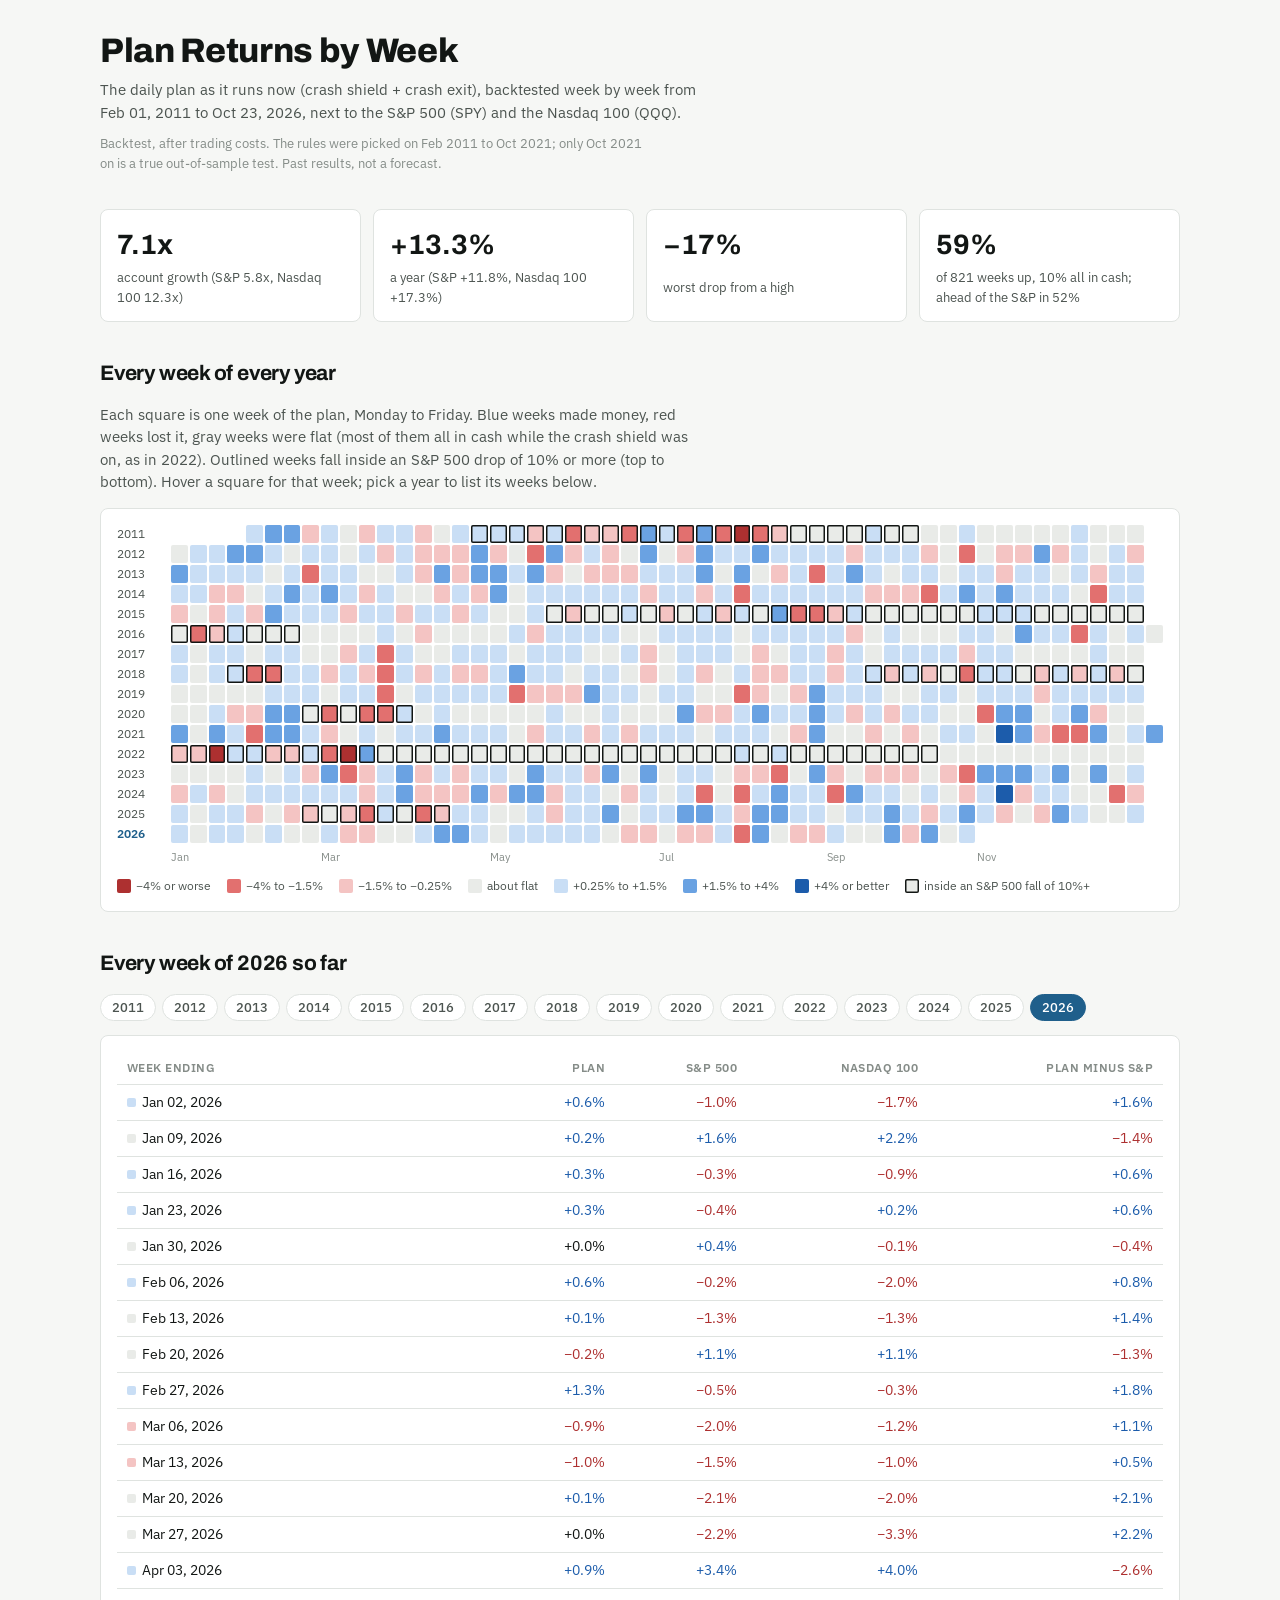
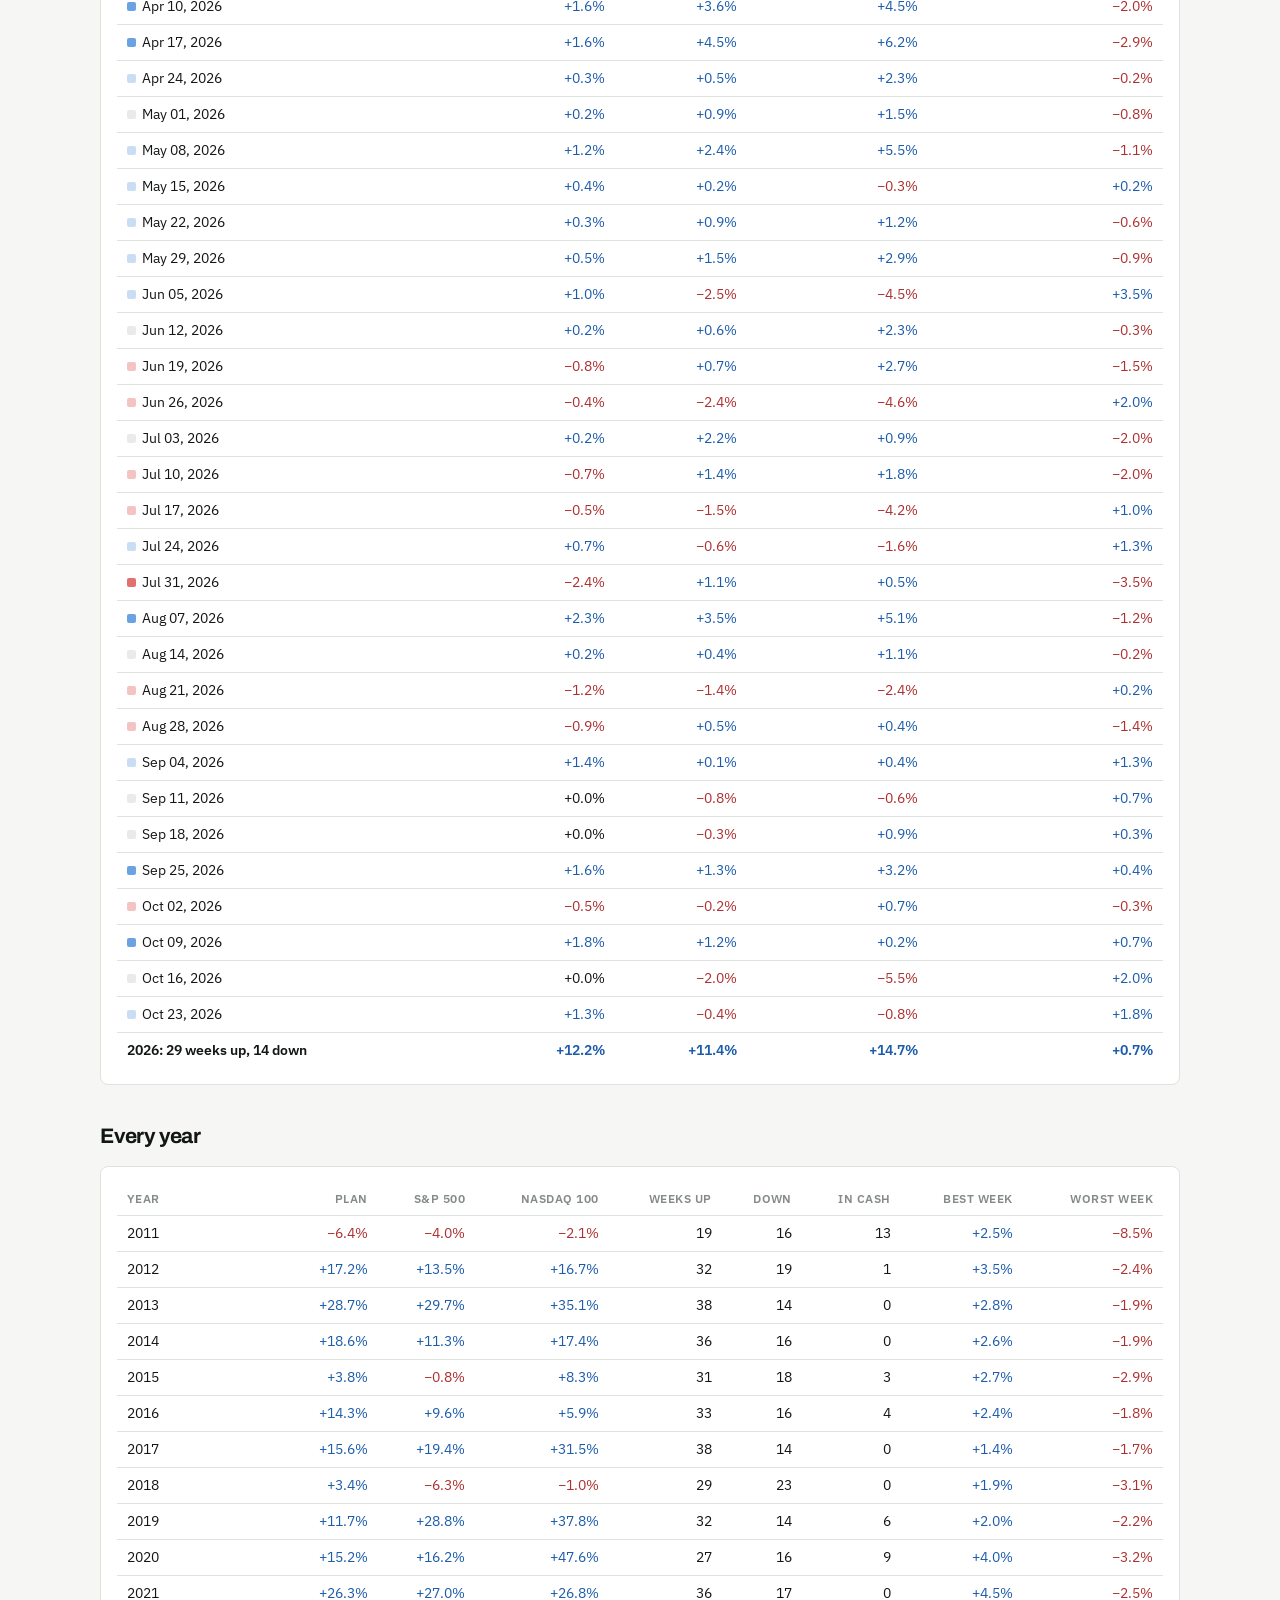
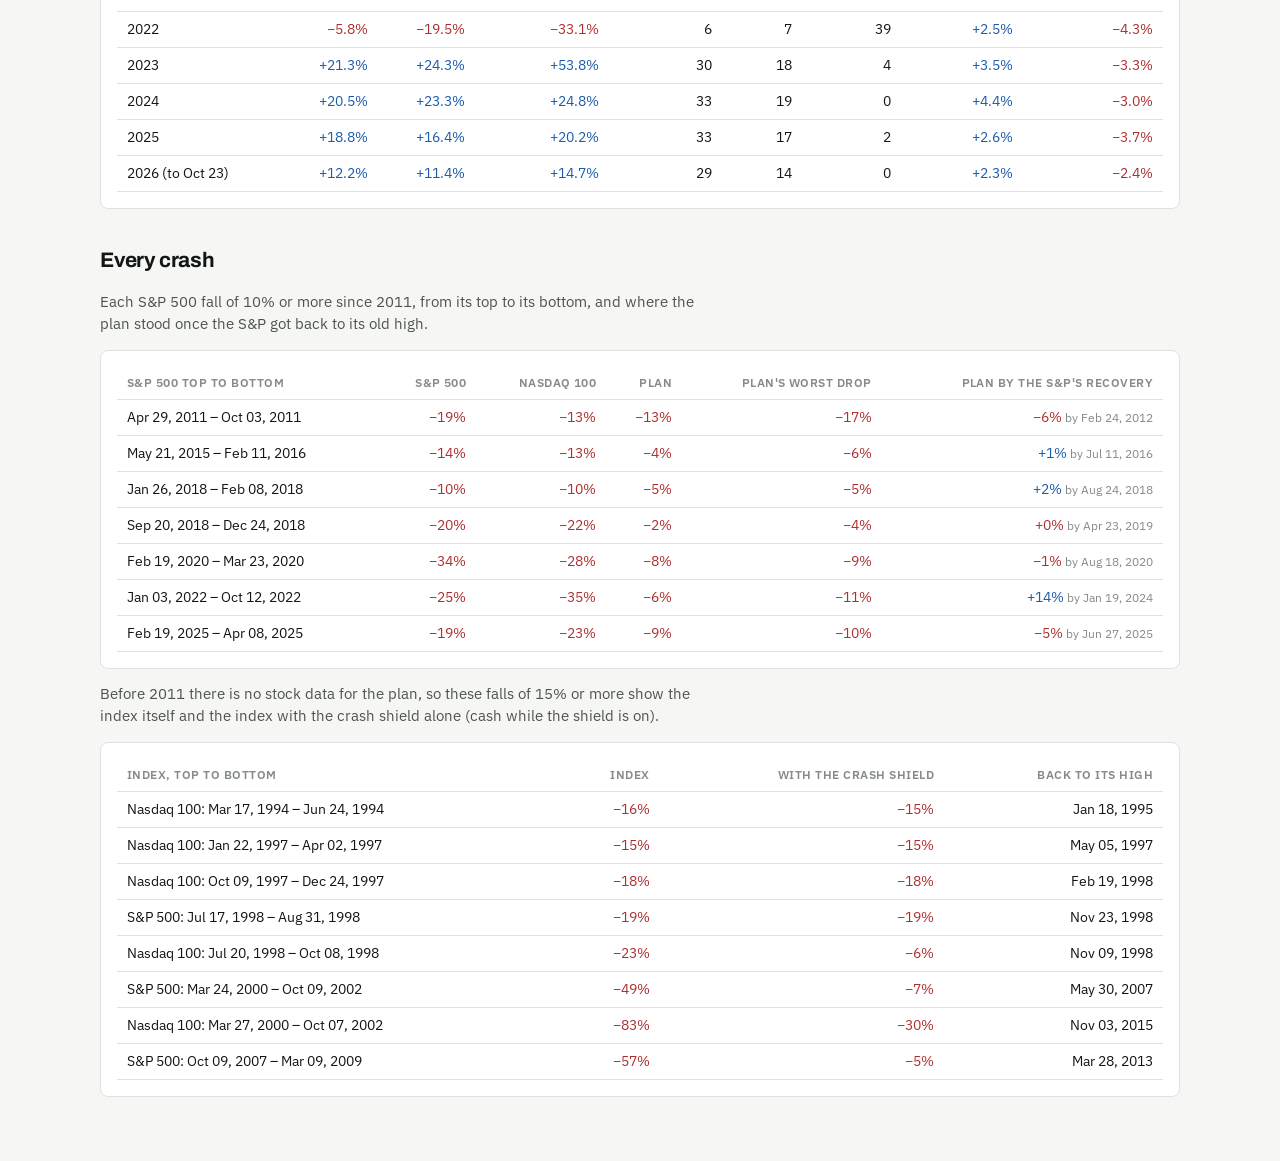
<file: schwab_trader/results/crashes/plan_returns.html>
<!DOCTYPE html>
<html lang="en">
<head>
<meta charset="utf-8">
<meta name="viewport" content="width=device-width, initial-scale=1">
<title>Plan Returns by Week</title>
<link rel="preconnect" href="https://fonts.googleapis.com">
<link rel="preconnect" href="https://fonts.gstatic.com" crossorigin>
<link href="https://fonts.googleapis.com/css2?family=Archivo:wght@500;700;800&family=IBM+Plex+Sans:wght@400;500;600&display=swap" rel="stylesheet">
<style>
/* Layout: a ledger. Summary figures, then the week-by-year heat map, then the tables it summarizes. */
:root {
  --bg: #f6f7f5; --surface: #ffffff; --ink: #121614; --ink-2: #4c5450; --muted: #858c88; --line: #dfe3e0;
  --accent: #1f5f8b;
  --gain-1: #c9def5; --gain-2: #6aa2e2; --gain-3: #1c5cab;
  --loss-1: #f4c4c3; --loss-2: #e2706f; --loss-3: #ad3030;
  --flat: #e9ebe8; --crash: #121614;
  --display: "Archivo", "Arial Narrow", system-ui, sans-serif;
  --body: "IBM Plex Sans", system-ui, -apple-system, "Segoe UI", sans-serif;
  color-scheme: light;
}
@media (prefers-color-scheme: dark) {
  :root:not([data-theme="light"]) {
    --bg: #0f1211; --surface: #171b19; --ink: #edf0ee; --ink-2: #b9c0bc; --muted: #868d89; --line: #2a302d;
    --accent: #79b0e6;
    --gain-1: #1d3d63; --gain-2: #2f74c9; --gain-3: #8cbcf2;
    --loss-1: #5a2424; --loss-2: #b94545; --loss-3: #f09898;
    --flat: #2a2f2c; --crash: #edf0ee;
    color-scheme: dark;
  }
}
:root[data-theme="dark"] {
  --bg: #0f1211; --surface: #171b19; --ink: #edf0ee; --ink-2: #b9c0bc; --muted: #868d89; --line: #2a302d;
  --accent: #79b0e6;
  --gain-1: #1d3d63; --gain-2: #2f74c9; --gain-3: #8cbcf2;
  --loss-1: #5a2424; --loss-2: #b94545; --loss-3: #f09898;
  --flat: #2a2f2c; --crash: #edf0ee;
  color-scheme: dark;
}
* { box-sizing: border-box; }
html, body { margin: 0; }
body { background: var(--bg); color: var(--ink); font: 15px/1.5 var(--body); }
main { max-width: 1120px; margin: 0 auto; padding: 32px 20px 64px; display: grid; gap: 36px; }
main > *, section > * { min-width: 0; }   /* wide tables scroll inside their card, never the page */
h1, h2 { font-family: var(--display); text-wrap: balance; margin: 0; letter-spacing: -0.01em; }
h1 { font-size: 34px; font-weight: 800; line-height: 1.1; }
h2 { font-size: 21px; font-weight: 700; }
p { margin: 0; max-width: 68ch; color: var(--ink-2); }
.intro { display: grid; gap: 10px; }
.note { font-size: 13px; color: var(--muted); }
.stats { display: grid; grid-template-columns: repeat(auto-fit, minmax(190px, 1fr)); gap: 12px; }
.stat { background: var(--surface); border: 1px solid var(--line); border-radius: 8px; padding: 14px 16px; display: grid; gap: 2px; }
.stat b { font-family: var(--display); font-size: 28px; font-weight: 700; }
.stat span { font-size: 13px; color: var(--ink-2); }
section { display: grid; gap: 14px; }
.card { background: var(--surface); border: 1px solid var(--line); border-radius: 8px; padding: 16px; }
.scroll { overflow-x: auto; }
.heat { display: grid; grid-template-columns: 52px repeat(53, minmax(11px, 1fr)); gap: 2px; min-width: 700px; align-items: center; }
.heat .yr { font-size: 12px; color: var(--ink-2); font-variant-numeric: tabular-nums; background: none; border: 0; padding: 0;
            text-align: left; cursor: pointer; font-family: var(--body); }
.heat .yr:hover, .heat .yr[aria-pressed="true"] { color: var(--accent); font-weight: 600; }
.heat .yr:focus-visible { outline: 2px solid var(--accent); outline-offset: 2px; }
.cell { height: 18px; border-radius: 2px; background: var(--flat); }
.cell.crash { box-shadow: inset 0 0 0 1.5px var(--crash); }
.cell.empty { background: none; }
.months { display: grid; grid-template-columns: 52px repeat(53, minmax(11px, 1fr)); gap: 2px; min-width: 700px;
          font-size: 11px; color: var(--muted); margin-top: 6px; }
.legend { display: flex; flex-wrap: wrap; gap: 6px 16px; align-items: center; font-size: 12px; color: var(--ink-2); margin-top: 12px; }
.legend i { display: inline-block; width: 14px; height: 14px; border-radius: 2px; vertical-align: -3px; margin-right: 5px; }
.legend .ring { background: var(--flat); box-shadow: inset 0 0 0 1.5px var(--crash); }
.tip { position: fixed; pointer-events: none; background: var(--surface); color: var(--ink); border: 1px solid var(--line);
       border-radius: 6px; padding: 8px 10px; font-size: 12px; box-shadow: 0 6px 18px rgba(0,0,0,.14); display: none;
       font-variant-numeric: tabular-nums; z-index: 5; min-width: 170px; }
.tip strong { display: block; margin-bottom: 4px; font-size: 12px; }
.tip div { display: flex; justify-content: space-between; gap: 14px; }
.years { display: flex; flex-wrap: wrap; gap: 6px; }
.years button { font: 500 13px var(--body); color: var(--ink-2); background: var(--surface); border: 1px solid var(--line);
                border-radius: 999px; padding: 4px 11px; cursor: pointer; font-variant-numeric: tabular-nums; }
.years button:hover { border-color: var(--accent); color: var(--ink); }
.years button[aria-pressed="true"] { background: var(--accent); border-color: var(--accent); color: var(--surface); }
.years button:focus-visible { outline: 2px solid var(--accent); outline-offset: 2px; }
table { border-collapse: collapse; width: 100%; font-size: 14px; font-variant-numeric: tabular-nums; }
th, td { padding: 7px 10px; text-align: right; border-bottom: 1px solid var(--line); white-space: nowrap; }
th:first-child, td:first-child { text-align: left; }
th { font-size: 12px; font-weight: 600; color: var(--muted); text-transform: uppercase; letter-spacing: .04em; }
tfoot td { font-weight: 600; border-bottom: 0; }
td.pos { color: var(--gain-3); } td.neg { color: var(--loss-3); }
.chip { display: inline-block; width: 9px; height: 9px; border-radius: 2px; margin-right: 6px; vertical-align: 0; }
.sub { font-size: 12px; color: var(--muted); font-weight: 400; }
@media (max-width: 480px) { main { padding: 22px 16px 48px; } h1 { font-size: 27px; } .stat b { font-size: 24px; } }
@media (prefers-reduced-motion: reduce) { * { transition: none !important; } }
</style>
</head>
<body>
<main>
  <header class="intro">
    <h1>Plan Returns by Week</h1>
    <p id="lede"></p>
    <p class="note">Backtest, after trading costs. The rules were picked on Feb 2011 to Oct 2021; only Oct 2021 on is a true out-of-sample test. Past results, not a forecast.</p>
  </header>

  <div class="stats" id="stats"></div>

  <section>
    <h2>Every week of every year</h2>
    <p>Each square is one week of the plan, Monday to Friday. Blue weeks made money, red weeks lost it, gray weeks were flat (most of them all in cash while the crash shield was on, as in 2022). Outlined weeks fall inside an S&amp;P 500 drop of 10% or more (top to bottom). Hover a square for that week; pick a year to list its weeks below.</p>
    <div class="card">
      <div class="scroll"><div class="heat" id="heat" aria-hidden="true"></div><div class="months" id="months" aria-hidden="true"></div></div>
      <div class="legend" id="legend"></div>
    </div>
  </section>

  <section>
    <h2 id="weekTitle">Weeks</h2>
    <div class="years" id="years" role="group" aria-label="Year"></div>
    <div class="card scroll"><table id="weekTable"></table></div>
  </section>

  <section>
    <h2>Every year</h2>
    <div class="card scroll"><table id="yearTable"></table></div>
  </section>

  <section>
    <h2>Every crash</h2>
    <p>Each S&amp;P 500 fall of 10% or more since 2011, from its top to its bottom, and where the plan stood once the S&amp;P got back to its old high.</p>
    <div class="card scroll"><table id="crashTable"></table></div>
    <p>Before 2011 there is no stock data for the plan, so these falls of 15% or more show the index itself and the index with the crash shield alone (cash while the shield is on).</p>
    <div class="card scroll"><table id="oldTable"></table></div>
  </section>
</main>
<div class="tip" id="tip" role="status"></div>
<script>
const D = {"label":"crash shield + crash exit","cash":0.09866017052375152,"start":"2011-02-01","end":"2026-10-23","growth":{"plan":7.078825945359997,"SPY":5.814168770560782,"QQQ":12.347063978965805},"rate":{"plan":0.1325485387861005,"SPY":0.1184608182712994,"QQQ":0.17333638663551776},"max_drawdown":-0.16897338697853248,"weeks":[["2011-02-04",0.00814,0.00337,0.0057],["2011-02-11",0.01561,0.01494,0.01856],["2011-02-18",0.01766,0.01067,0.00496],["2011-02-25",-0.00404,-0.01635,-0.01839],["2011-03-04",0.0027,0.00106,0.00551],["2011-03-11",-0.00206,-0.01208,-0.02549],["2011-03-18",-0.00535,-0.02361,-0.03611],["2011-03-25",0.0148,0.02755,0.04389],["2011-04-01",0.00306,0.01409,0.01091],["2011-04-08",-0.00542,-0.00218,-0.00888],["2011-04-15",0.00155,-0.00617,-0.00527],["2011-04-22",0.00385,0.01318,0.02983],["2011-04-29",0.0122,0.01981,0.01268],["2011-05-06",0.00767,-0.01635,-0.01032],["2011-05-13",0.01012,-0.00119,-0.00103],["2011-05-20",-0.00656,-0.00321,-0.01104],["2011-05-27",0.0066,-0.00075,-0.0058],["2011-06-03",-0.02023,-0.02314,-0.01881],["2011-06-10",-0.01039,-0.02162,-0.03035],["2011-06-17",-0.00292,-0.00431,-0.01556],["2011-06-24",-0.01625,-0.00189,0.01097],["2011-07-01",0.02523,0.05607,0.06491],["2011-07-08",0.00284,0.00358,0.01934],["2011-07-15",-0.01668,-0.02016,-0.01999],["2011-07-22",0.02129,0.02195,0.03025],["2011-07-29",-0.03888,-0.03901,-0.02685],["2011-08-05",-0.085,-0.07152,-0.0719],["2011-08-12",-0.02362,-0.01632,-0.00483],["2011-08-19",-0.0045,-0.04639,-0.06608],["2011-08-26",0.00226,0.04732,0.06196],["2011-09-02",-0.00241,-0.00102,0.00282],["2011-09-09",-0.00063,-0.01638,-0.00188],["2011-09-16",0.0,0.04831,0.06412],["2011-09-23",0.01419,-0.06567,-0.04312],["2011-09-30",0.0,-0.00343,-0.03066],["2011-10-07",0.0,0.02262,0.0301],["2011-10-14",0.0,0.05929,0.07601],["2011-10-21",0.0,0.01142,-0.01513],["2011-10-28",0.00685,0.03735,0.02862],["2011-11-04",0.0,-0.02425,-0.01934],["2011-11-11",0.0,0.0094,0.00087],["2011-11-18",0.0,-0.03696,-0.04235],["2011-11-25",0.0,-0.04623,-0.04549],["2011-12-02",0.0,0.07323,0.07073],["2011-12-09",0.00872,0.00953,0.00706],["2011-12-16",0.0,-0.03538,-0.03788],["2011-12-23",0.0,0.03948,0.02224],["2011-12-30",0.0,-0.00704,-0.00446],["2012-01-06",0.0,0.01761,0.03546],["2012-01-13",0.00441,0.00885,0.0064],["2012-01-20",0.00853,0.02096,0.02733],["2012-01-27",0.0158,0.00213,0.01054],["2012-02-03",0.01672,0.02063,0.02732],["2012-02-10",0.00755,-0.00133,0.00685],["2012-02-17",0.00183,0.01525,0.01529],["2012-02-24",0.0114,0.00381,0.00836],["2012-03-02",0.01216,0.00279,0.01423],["2012-03-09",-0.00129,0.00188,0.00231],["2012-03-16",0.00782,0.01984,0.02307],["2012-03-23",-0.00255,-0.00463,0.0063],["2012-03-30",0.0067,0.00831,0.00913],["2012-04-06",-0.01058,-0.00724,0.00252],["2012-04-13",-0.00413,-0.01896,-0.02259],["2012-04-20",-0.00341,0.00591,-0.00771],["2012-04-27",0.02038,0.01805,0.02375],["2012-05-04",-0.00521,-0.02449,-0.03778],["2012-05-11",0.00079,-0.01015,-0.00804],["2012-05-18",-0.02353,-0.04329,-0.05251],["2012-05-25",0.01523,0.01819,0.02072],["2012-06-01",-0.01199,-0.02983,-0.02676],["2012-06-08",0.01357,0.03855,0.04074],["2012-06-15",-0.00985,0.00781,0.00191],["2012-06-22",0.00242,-0.00507,0.00572],["2012-06-29",0.01725,0.01982,0.01279],["2012-07-06",0.00214,-0.00452,-0.00062],["2012-07-13",-0.01159,0.00162,-0.01154],["2012-07-20",0.0153,0.0056,0.01349],["2012-07-27",0.00952,0.01616,0.00989],["2012-08-03",0.00303,0.00486,0.01125],["2012-08-10",0.03456,0.0107,0.01921],["2012-08-17",0.00988,0.00951,0.02184],["2012-08-24",0.00482,-0.00471,-0.00044],["2012-08-31",0.00653,-0.00247,-0.0019],["2012-09-07",0.01375,0.02246,0.01863],["2012-09-14",-0.01191,0.02016,0.0108],["2012-09-21",0.01069,-0.0093,-0.00043],["2012-09-28",0.00785,-0.01303,-0.02252],["2012-10-05",0.00904,0.01507,0.00598],["2012-10-12",-0.01486,-0.02224,-0.03334],["2012-10-19",-0.00097,0.0035,-0.015],["2012-10-26",-0.01563,-0.01422,-0.00502],["2012-11-02",0.00095,0.00149,-0.00275],["2012-11-09",-0.01,-0.02402,-0.0267],["2012-11-16",-0.01408,-0.01296,-0.01781],["2012-11-23",0.02182,0.03652,0.04173],["2012-11-30",-0.00564,0.0057,0.01387],["2012-12-07",0.0036,0.00183,-0.01322],["2012-12-14",-0.00078,-0.00218,-0.0037],["2012-12-21",0.00584,0.00482,0.00788],["2012-12-28",-0.01121,-0.01933,-0.02178],["2013-01-04",0.01953,0.04528,0.04468],["2013-01-11",0.01354,0.00478,0.00946],["2013-01-18",0.007,0.00857,-0.00282],["2013-01-25",0.01159,0.01294,-0.00104],["2013-02-01",0.01168,0.00659,0.00985],["2013-02-08",0.0016,0.0037,0.00488],["2013-02-15",0.00495,0.00204,-0.00353],["2013-02-22",-0.01869,-0.00145,-0.00902],["2013-03-01",0.00799,0.00145,0.00359],["2013-03-08",0.00773,0.02189,0.02063],["2013-03-15",-0.00036,0.00251,-0.00378],["2013-03-22",0.0021,-0.00148,0.00117],["2013-03-29",0.01208,0.00688,0.00554],["2013-04-05",-0.01138,-0.00965,-0.01608],["2013-04-12",0.02153,0.02347,0.03064],["2013-04-19",-0.00631,-0.02091,-0.02645],["2013-04-26",0.01708,0.01775,0.02174],["2013-05-03",0.02769,0.01977,0.03665],["2013-05-10",0.00388,0.01265,0.0129],["2013-05-17",0.02048,0.0216,0.01711],["2013-05-24",-0.01318,-0.00978,-0.01198],["2013-05-31",-0.00086,-0.01127,-0.00218],["2013-06-07",-0.00479,0.00829,0.00191],["2013-06-14",-0.01237,-0.00986,-0.01512],["2013-06-21",-0.01086,-0.02516,-0.02559],["2013-06-28",0.00841,0.00849,0.01193],["2013-07-05",0.00566,0.01621,0.01838],["2013-07-12",0.0103,0.02754,0.03748],["2013-07-19",0.02018,0.00991,-0.00943],["2013-07-26",0.00076,-0.00035,0.01046],["2013-08-02",0.02048,0.01088,0.02123],["2013-08-09",-0.00174,-0.00959,-0.00624],["2013-08-16",-0.01349,-0.02055,-0.01314],["2013-08-23",0.00735,0.00476,0.0157],["2013-08-30",-0.01732,-0.01782,-0.01565],["2013-09-06",0.0076,0.0146,0.01935],["2013-09-13",0.01843,0.01981,0.01469],["2013-09-20",0.01329,0.00821,0.01185],["2013-09-27",0.00015,-0.01061,0.00108],["2013-10-04",0.00298,-0.00011,0.00417],["2013-10-11",0.00773,0.00811,-0.00214],["2013-10-18",0.00204,0.02425,0.03685],["2013-10-25",0.01363,0.00896,0.00913],["2013-11-01",0.00727,0.00148,-0.00109],["2013-11-08",-0.00919,0.00613,-0.00326],["2013-11-15",0.0116,0.01557,0.0172],["2013-11-22",0.00259,0.00422,0.00036],["2013-11-29",0.00126,0.00105,0.02072],["2013-12-06",0.00954,-0.00033,0.00315],["2013-12-13",-0.0044,-0.01564,-0.01337],["2013-12-20",0.01016,0.01937,0.01945],["2013-12-27",0.0119,0.01259,0.01179],["2014-01-03",0.00868,-0.00522,-0.01005],["2014-01-10",0.00851,0.00686,0.00762],["2014-01-17",-0.00832,-0.00274,0.00664],["2014-01-24",-0.00819,-0.02584,-0.01297],["2014-01-31",-0.00052,-0.00397,-0.00542],["2014-02-07",0.00949,0.00842,0.01194],["2014-02-14",0.02565,0.02415,0.02875],["2014-02-21",0.00457,-0.00071,0.00134],["2014-02-28",0.01887,0.01305,0.00456],["2014-03-07",0.00841,0.01057,0.0021],["2014-03-14",-0.00961,-0.01912,-0.02055],["2014-03-21",0.00775,0.00834,0.00372],["2014-03-28",0.0018,-0.00381,-0.02191],["2014-04-04",-0.00074,0.00491,-0.00781],["2014-04-11",-0.0101,-0.02623,-0.02617],["2014-04-18",0.00852,0.02689,0.02485],["2014-04-25",-0.00331,-0.00054,-0.00012],["2014-05-02",0.01612,0.0095,0.01508],["2014-05-09",-0.00055,-0.00053,-0.00789],["2014-05-16",0.00481,0.00048,0.01048],["2014-05-23",0.00541,0.01223,0.02474],["2014-05-30",0.0064,0.01224,0.01591],["2014-06-06",0.00986,0.01399,0.01654],["2014-06-13",0.00277,-0.00637,-0.00539],["2014-06-20",0.00748,0.00932,0.00487],["2014-06-27",-0.00633,-0.00061,0.01056],["2014-07-04",0.00871,0.01215,0.0208],["2014-07-11",0.00335,-0.00802,-0.00449],["2014-07-18",-0.00711,0.00559,0.00892],["2014-07-25",0.00564,5e-05,0.00645],["2014-08-01",-0.01514,-0.0264,-0.0214],["2014-08-08",0.00607,0.00384,0.00243],["2014-08-15",0.01434,0.01283,0.02634],["2014-08-22",0.00853,0.01773,0.01694],["2014-08-29",0.00542,0.00763,0.00737],["2014-09-05",0.00554,0.00199,0.0011],["2014-09-12",0.00423,-0.00985,-0.0041],["2014-09-19",-0.01135,0.00788,0.00503],["2014-09-26",-0.00365,-0.01395,-0.012],["2014-10-03",-0.00413,-0.00697,-0.00618],["2014-10-10",-0.01924,-0.03043,-0.038],["2014-10-17",0.00689,-0.01086,-0.01525],["2014-10-24",0.01842,0.04223,0.06043],["2014-10-31",0.01227,0.02663,0.02819],["2014-11-07",0.01525,0.00833,0.00197],["2014-11-14",0.00535,0.00443,0.01594],["2014-11-21",0.00697,0.01195,0.0063],["2014-11-28",0.00707,0.00252,0.0206],["2014-12-05",0.00069,0.00386,-0.00594],["2014-12-12",-0.01753,-0.03418,-0.02572],["2014-12-19",0.01074,0.02803,0.01607],["2014-12-26",0.01023,0.0093,0.0069],["2015-01-02",-0.00613,-0.01444,-0.01999],["2015-01-09",-0.00235,-0.00574,-0.00311],["2015-01-16",-0.009,-0.01283,-0.01754],["2015-01-23",0.00807,0.01656,0.03412],["2015-01-30",-0.01226,-0.02693,-0.03031],["2015-02-06",0.02738,0.03058,0.02008],["2015-02-13",0.00984,0.02058,0.03665],["2015-02-20",0.0093,0.00695,0.01403],["2015-02-27",0.00553,-0.00274,-9e-05],["2015-03-06",-0.00585,-0.015,-0.00913],["2015-03-13",0.00254,-0.00806,-0.01927],["2015-03-20",0.01315,0.02227,0.03028],["2015-03-27",-0.00793,-0.02219,-0.02773],["2015-04-03",0.0035,0.00338,-0.00379],["2015-04-10",0.00717,0.01746,0.02502],["2015-04-17",-0.01123,-0.00995,-0.01615],["2015-04-24",0.00385,0.01779,0.04273],["2015-05-01",0.00219,-0.00439,-0.01348],["2015-05-08",-4e-05,0.00427,-0.0033],["2015-05-15",0.00844,0.00387,0.00819],["2015-05-22",0.00149,0.00259,0.00812],["2015-05-29",-0.00365,-0.00869,-0.0038],["2015-06-05",-0.00203,-0.00649,-0.00682],["2015-06-12",0.00052,0.00114,-0.00503],["2015-06-19",0.00345,0.00381,0.01048],["2015-06-26",-0.00213,-0.0047,-0.00564],["2015-07-03",-0.00558,-0.01196,-0.01208],["2015-07-10",0.00194,0.00082,-0.00278],["2015-07-17",0.00276,0.0241,0.05518],["2015-07-24",-0.01026,-0.02108,-0.02192],["2015-07-31",0.0081,0.01202,0.00765],["2015-08-07",-0.00112,-0.01211,-0.01465],["2015-08-14",0.01554,0.00707,0.00181],["2015-08-21",-0.0292,-0.0563,-0.07339],["2015-08-28",-0.01697,0.00835,0.03145],["2015-09-04",-0.00659,-0.03357,-0.03276],["2015-09-11",0.01033,0.02155,0.03338],["2015-09-18",0.00104,-0.00656,-0.00208],["2015-09-25",0.00057,-0.0133,-0.02307],["2015-10-02",0.0,0.01115,0.01059],["2015-10-09",0.0,0.03246,0.02423],["2015-10-16",0.00162,0.00964,0.01493],["2015-10-23",0.00192,0.02086,0.0431],["2015-10-30",0.00428,0.00202,0.00488],["2015-11-06",0.00338,0.01015,0.01288],["2015-11-13",0.00287,-0.03571,-0.04312],["2015-11-20",0.0015,0.03343,0.04224],["2015-11-27",0.00094,0.00119,-0.00148],["2015-12-04",0.00172,0.00029,0.00726],["2015-12-11",0.00138,-0.03692,-0.03778],["2015-12-18",0.0,-0.00921,-0.00867],["2015-12-25",-2e-05,0.02829,0.02513],["2016-01-01",0.0001,-0.0088,-0.00648],["2016-01-08",-0.01769,-0.0586,-0.07018],["2016-01-15",-0.00953,-0.02143,-0.03048],["2016-01-22",0.00771,0.01443,0.02906],["2016-01-29",1e-05,0.0168,0.00347],["2016-02-05",-0.00229,-0.02979,-0.05772],["2016-02-12",0.0,-0.00702,-0.00102],["2016-02-19",0.0,0.02877,0.03683],["2016-02-26",0.0,0.01609,0.01771],["2016-03-04",0.00233,0.02738,0.02166],["2016-03-11",0.0,0.01163,0.00776],["2016-03-18",0.00577,0.00799,0.00826],["2016-03-25",0.0023,-0.00616,-0.00102],["2016-04-01",-0.01065,0.01871,0.0289],["2016-04-08",0.00094,-0.0117,-0.01232],["2016-04-15",0.00233,0.01604,0.01505],["2016-04-22",-0.00078,0.00573,-0.015],["2016-04-29",-0.00154,-0.01263,-0.02991],["2016-05-06",0.00463,-0.00296,-0.00132],["2016-05-13",-0.00906,-0.00467,-0.00076],["2016-05-20",0.01015,0.00357,0.00919],["2016-05-27",0.01447,0.02312,0.03438],["2016-06-03",0.01138,0.00019,-0.00064],["2016-06-10",0.00957,-0.001,-0.01018],["2016-06-17",0.00176,-0.0169,-0.02249],["2016-06-24",-0.0009,-0.01641,-0.02066],["2016-07-01",0.00881,0.03343,0.03634],["2016-07-08",0.00653,0.013,0.02054],["2016-07-15",0.00385,0.01495,0.0136],["2016-07-22",0.01209,0.00653,0.01655],["2016-07-29",0.00204,-0.00055,0.0139],["2016-08-05",0.01086,0.00488,0.01345],["2016-08-12",0.00636,0.00128,0.0036],["2016-08-19",0.00615,0.00037,0.00051],["2016-08-26",0.00304,-0.00572,-0.00409],["2016-09-02",0.00254,0.00497,0.00291],["2016-09-09",-0.00531,-0.02331,-0.02425],["2016-09-16",0.00039,0.00042,0.02634],["2016-09-23",0.00845,0.01228,0.00887],["2016-09-30",-0.00093,0.00144,0.0033],["2016-10-07",-0.00229,-0.00583,-0.00211],["2016-10-14",-0.00213,-0.00893,-0.01123],["2016-10-21",0.0067,0.00404,0.00862],["2016-10-28",0.00998,-0.00673,-0.00889],["2016-11-04",-0.00104,-0.01877,-0.02946],["2016-11-11",0.02409,0.03774,0.01892],["2016-11-18",0.00389,0.00961,0.01313],["2016-11-25",0.01131,0.01382,0.01262],["2016-12-02",-0.0153,-0.00831,-0.02609],["2016-12-09",0.01099,0.03109,0.03284],["2016-12-16",-9e-05,-0.00649,0.00084],["2016-12-23",0.00514,0.00298,0.00502],["2016-12-30",-0.00227,-0.00966,-0.01431],["2017-01-06",0.00671,0.01646,0.02912],["2017-01-13",-0.00049,-0.0007,0.01009],["2017-01-20",0.00335,-0.00137,0.00073],["2017-01-27",0.01394,0.00984,0.02069],["2017-02-03",-0.0006,0.00162,-0.00095],["2017-02-10",0.01147,0.00946,0.01353],["2017-02-17",0.00413,0.01546,0.01908],["2017-02-24",0.00183,0.00702,0.00347],["2017-03-03",0.00167,0.0071,0.00583],["2017-03-10",-0.00367,-0.00306,0.00282],["2017-03-17",0.00584,-0.00278,0.00228],["2017-03-24",-0.01708,-0.01337,-0.00805],["2017-03-31",0.00596,0.00804,0.0134],["2017-04-07",0.00113,-0.00229,-0.0031],["2017-04-14",-0.00053,-0.01144,-0.0119],["2017-04-21",0.01019,0.00895,0.01656],["2017-04-28",0.00364,0.01488,0.02588],["2017-05-05",0.00992,0.0068,0.0114],["2017-05-12",0.00135,-0.003,0.00771],["2017-05-19",0.00848,-0.0028,-0.00548],["2017-05-26",0.00856,0.01427,0.02452],["2017-06-02",0.00487,0.01018,0.01586],["2017-06-09",-0.00248,-0.00311,-0.02426],["2017-06-16",-0.00162,-0.00316,-0.01307],["2017-06-23",0.00334,0.00202,0.02237],["2017-06-30",-0.00818,-0.00547,-0.02549],["2017-07-07",0.0015,0.00128,0.00087],["2017-07-14",0.01088,0.01425,0.03165],["2017-07-21",0.00642,0.00538,0.014],["2017-07-28",0.00581,0.00012,-0.00187],["2017-08-04",-0.00212,0.00203,-0.00132],["2017-08-11",-0.00664,-0.0133,-0.01079],["2017-08-18",-0.00121,-0.00578,-0.00612],["2017-08-25",0.00576,0.00762,0.00524],["2017-09-01",0.01036,0.01341,0.02839],["2017-09-08",-0.0035,-0.00508,-0.01226],["2017-09-15",0.00778,0.01058,0.01283],["2017-09-22",-0.00221,0.001,-0.01191],["2017-09-29",0.00313,0.00718,0.00783],["2017-10-06",0.00541,0.0125,0.01519],["2017-10-13",0.0036,0.00228,0.00461],["2017-10-20",0.00518,0.00847,0.00249],["2017-10-27",-0.00362,0.00233,0.01701],["2017-11-03",0.00841,0.00287,0.01342],["2017-11-10",0.00338,-0.00139,0.00268],["2017-11-17",0.00084,-0.00089,0.00176],["2017-11-24",0.00177,0.0097,0.015],["2017-12-01",0.00241,0.01575,-0.01133],["2017-12-08",0.00192,0.00397,0.00136],["2017-12-15",0.00564,0.00377,0.01907],["2017-12-22",0.00239,0.00375,-0.00178],["2017-12-29",0.0009,-0.00243,-0.01023],["2018-01-05",0.00748,0.02458,0.03955],["2018-01-12",0.00188,0.01646,0.01587],["2018-01-19",0.00429,0.00896,0.01125],["2018-01-26",0.00968,0.022,0.02759],["2018-02-02",-0.01593,-0.03884,-0.03697],["2018-02-09",-0.03133,-0.05064,-0.0517],["2018-02-16",0.00933,0.0444,0.05676],["2018-02-23",0.00789,0.00586,0.01946],["2018-03-02",-0.00508,-0.02049,-0.01296],["2018-03-09",0.01153,0.03638,0.0432],["2018-03-16",-0.00855,-0.01675,-0.01236],["2018-03-23",-0.0175,-0.0589,-0.07315],["2018-03-30",0.00905,0.01976,0.01022],["2018-04-06",-0.00252,-0.01303,-0.02186],["2018-04-13",0.0096,0.02091,0.03026],["2018-04-20",-0.00597,0.00551,0.00576],["2018-04-27",-0.00646,-0.00019,-0.00129],["2018-05-04",0.00491,-0.00203,0.01715],["2018-05-11",0.01926,0.02567,0.02784],["2018-05-18",0.00511,-0.00557,-0.0118],["2018-05-25",0.00862,0.00302,0.0135],["2018-06-01",0.00247,0.00533,0.01779],["2018-06-08",0.01111,0.01678,0.00984],["2018-06-15",0.01207,-0.00381,0.01456],["2018-06-22",-0.0023,-0.00862,-0.00938],["2018-06-29",-0.00444,-0.01259,-0.02093],["2018-07-06",0.00125,0.01526,0.02307],["2018-07-13",0.00515,0.01514,0.02278],["2018-07-20",-0.00384,0.00032,-0.00345],["2018-07-27",-0.00046,0.00622,-0.00765],["2018-08-03",0.00601,0.00775,0.01385],["2018-08-10",-0.00381,-0.00155,0.00244],["2018-08-17",-0.00708,0.00671,-0.00366],["2018-08-24",0.00941,0.00859,0.01457],["2018-08-31",0.0096,0.00974,0.02285],["2018-09-07",-0.00275,-0.00933,-0.02968],["2018-09-14",0.00606,0.0114,0.0159],["2018-09-21",0.00455,0.00382,-0.00152],["2018-09-28",-0.00609,-0.00435,0.01132],["2018-10-05",0.00408,-0.00998,-0.03036],["2018-10-12",-0.01011,-0.04124,-0.03236],["2018-10-19",0.00061,0.00109,-0.00746],["2018-10-26",-0.02066,-0.03953,-0.03676],["2018-11-02",0.01483,0.02472,0.01632],["2018-11-09",0.01218,0.02159,0.01263],["2018-11-16",-0.00154,-0.01451,-0.02344],["2018-11-23",-0.01471,-0.03829,-0.04949],["2018-11-30",0.00982,0.0471,0.06382],["2018-12-07",-0.00729,-0.04382,-0.04717],["2018-12-14",0.00335,-0.01176,-0.00186],["2018-12-21",-0.00702,-0.0759,-0.08387],["2018-12-28",-0.00022,0.02929,0.03659],["2019-01-04",0.0,0.01873,0.02131],["2019-01-11",0.0,0.02611,0.02855],["2019-01-18",0.0,0.02888,0.02838],["2019-01-25",0.0,-0.00255,-0.00061],["2019-02-01",0.0,0.0161,0.01393],["2019-02-08",0.00266,0.00152,0.00663],["2019-02-15",0.00564,0.02551,0.02005],["2019-02-22",0.00271,0.00638,0.00553],["2019-03-01",0.00217,0.00459,0.00868],["2019-03-08",0.00369,-0.02125,-0.01846],["2019-03-15",0.00321,0.02496,0.04195],["2019-03-22",-0.01598,-0.00732,0.00118],["2019-03-29",0.0,0.01157,0.00633],["2019-04-05",0.00808,0.02156,0.02766],["2019-04-12",0.00358,0.00551,0.00634],["2019-04-19",0.00305,-0.00048,0.00839],["2019-04-26",0.00916,0.01169,0.0174],["2019-05-03",0.0045,0.00211,0.00241],["2019-05-10",-0.02167,-0.02017,-0.03197],["2019-05-17",-0.01204,-0.00784,-0.01059],["2019-05-24",-0.01395,-0.01071,-0.02666],["2019-05-31",-0.012,-0.02656,-0.02363],["2019-06-07",0.01834,0.04497,0.04076],["2019-06-14",0.00535,0.0056,0.00884],["2019-06-21",0.01227,0.01639,0.03263],["2019-06-28",0.00216,-0.0034,-0.00986],["2019-07-05",0.01136,0.01863,0.02308],["2019-07-12",0.00986,0.00734,0.01298],["2019-07-19",-0.00057,-0.01157,-0.01302],["2019-07-26",0.00241,0.01629,0.02241],["2019-08-02",-0.01783,-0.03109,-0.04066],["2019-08-09",-0.00613,-0.00342,-0.00459],["2019-08-16",-0.00193,-0.0095,-0.00542],["2019-08-23",-0.0047,-0.01385,-0.01838],["2019-08-30",0.02012,0.02668,0.02966],["2019-09-06",0.01009,0.01915,0.02198],["2019-09-13",0.00685,0.0102,0.00496],["2019-09-20",0.00379,-0.00933,-0.00904],["2019-09-27",-0.00044,-0.00966,-0.01976],["2019-10-04",-0.00026,-0.00355,0.00952],["2019-10-11",0.0072,0.00656,0.01218],["2019-10-18",0.00876,0.0057,0.00303],["2019-10-25",-0.00029,0.01218,0.02061],["2019-11-01",0.01267,0.01505,0.01651],["2019-11-08",0.01263,0.00915,0.01187],["2019-11-15",0.00892,0.00923,0.00835],["2019-11-22",-0.01077,-0.00266,-0.00532],["2019-11-29",0.00656,0.01077,0.0162],["2019-12-06",0.00314,0.00178,-0.00049],["2019-12-13",0.00852,0.00778,0.01068],["2019-12-20",0.00692,0.01075,0.02182],["2019-12-27",0.00321,0.00664,0.00897],["2020-01-03",0.00019,-0.00139,0.00267],["2020-01-10",-0.00041,0.01024,0.01984],["2020-01-17",0.01265,0.01916,0.02266],["2020-01-24",-0.00816,-0.00958,-0.00304],["2020-01-31",-0.01303,-0.02141,-0.0163],["2020-02-07",0.02276,0.03254,0.04624],["2020-02-14",0.01987,0.01626,0.02373],["2020-02-21",0.00167,-0.0122,-0.01862],["2020-02-28",-0.02677,-0.11161,-0.10627],["2020-03-06",0.00066,0.00405,0.01079],["2020-03-13",-0.02943,-0.0946,-0.07538],["2020-03-20",-0.03238,-0.15045,-0.11251],["2020-03-27",0.00821,0.1076,0.08553],["2020-04-03",0.0004,-0.02064,-0.01042],["2020-04-10",0.00495,0.12092,0.09538],["2020-04-17",0.00111,0.03034,0.07184],["2020-04-24",0.0,-0.0128,-0.00674],["2020-05-01",0.0,-0.00064,-0.00514],["2020-05-08",0.0,0.03412,0.05697],["2020-05-15",0.0,-0.02106,-0.00707],["2020-05-22",0.00562,0.032,0.02862],["2020-05-29",0.0,0.03006,0.01611],["2020-06-05",0.0,0.04936,0.02713],["2020-06-12",0.00692,-0.04738,-0.0159],["2020-06-19",0.0,0.01456,0.03544],["2020-06-26",0.0,-0.02783,-0.01646],["2020-07-03",0.0,0.04059,0.04983],["2020-07-10",0.01548,0.01717,0.04671],["2020-07-17",-0.0071,0.013,-0.01724],["2020-07-24",-0.00291,-0.00261,-0.01488],["2020-07-31",0.00447,0.01758,0.04003],["2020-08-07",0.02573,0.02465,0.02137],["2020-08-14",0.00935,0.00678,0.00254],["2020-08-21",0.00572,0.00784,0.03568],["2020-08-28",0.01778,0.0327,0.03782],["2020-09-04",0.01228,-0.02285,-0.0306],["2020-09-11",-0.00823,-0.02484,-0.0463],["2020-09-18",0.00453,-0.01021,-0.01324],["2020-09-25",-0.00312,-0.00581,0.01757],["2020-10-02",0.00771,0.01554,0.01013],["2020-10-09",0.0119,0.03897,0.04156],["2020-10-16",-0.00137,0.00127,0.0098],["2020-10-23",-0.00217,-0.00435,-0.01307],["2020-10-30",-0.02351,-0.05564,-0.05394],["2020-11-06",0.03952,0.07233,0.09366],["2020-11-13",0.02428,0.02268,-0.01249],["2020-11-20",0.00083,-0.00774,-0.00189],["2020-11-27",0.00975,0.02347,0.02972],["2020-12-04",0.02039,0.01699,0.02177],["2020-12-11",-0.00569,-0.0096,-0.01201],["2020-12-18",-0.00113,0.00786,0.0272],["2020-12-25",-0.00028,-0.00049,-0.00161],["2021-01-01",0.0187,0.01322,0.0135],["2021-01-08",0.00039,0.01974,0.01686],["2021-01-15",0.0205,-0.01458,-0.02247],["2021-01-22",0.01078,0.01911,0.04348],["2021-01-29",-0.02177,-0.03346,-0.03337],["2021-02-05",0.01749,0.04767,0.05341],["2021-02-12",0.02289,0.01272,0.01536],["2021-02-19",0.00955,-0.00665,-0.01614],["2021-02-26",-0.00602,-0.02479,-0.05099],["2021-03-05",-0.00025,0.0086,-0.01738],["2021-03-12",0.01127,0.02719,0.02196],["2021-03-19",0.00088,-0.01162,-0.00735],["2021-03-26",0.00377,0.01669,0.00913],["2021-04-02",0.00686,0.01169,0.02712],["2021-04-09",0.01506,0.02716,0.03864],["2021-04-16",0.00901,0.01402,0.01454],["2021-04-23",0.00571,-0.00125,-0.00757],["2021-04-30",0.0094,0.00134,-0.00421],["2021-05-07",0.00146,0.01155,-0.01121],["2021-05-14",-0.01006,-0.01312,-0.02337],["2021-05-21",0.0038,-0.00394,0.0019],["2021-05-28",0.00503,0.01229,0.02116],["2021-06-04",-0.00364,0.00609,0.005],["2021-06-11",0.00451,0.00405,0.01681],["2021-06-18",-0.00623,-0.02213,0.00407],["2021-06-25",0.01349,0.02817,0.01993],["2021-07-02",0.00935,0.01667,0.02627],["2021-07-09",0.00952,0.00415,0.00661],["2021-07-16",0.00181,-0.0096,-0.00945],["2021-07-23",0.01055,0.01994,0.02964],["2021-07-30",0.00472,-0.00325,-0.00986],["2021-08-06",0.01016,0.00908,0.00955],["2021-08-13",0.00045,0.00775,0.00209],["2021-08-20",-0.00462,-0.00574,-0.00296],["2021-08-27",0.01644,0.01554,0.0226],["2021-09-03",-0.00171,0.00629,0.01471],["2021-09-10",-0.00238,-0.01686,-0.01305],["2021-09-17",-0.00348,-0.00907,-0.00733],["2021-09-24",0.00045,0.00569,-0.00134],["2021-10-01",-0.00272,-0.02178,-0.03522],["2021-10-08",-0.00049,0.00834,0.00272],["2021-10-15",0.00612,0.01829,0.02154],["2021-10-22",0.00614,0.01626,0.01399],["2021-10-29",-0.00193,0.01353,0.0321],["2021-11-05",0.04471,0.02021,0.03235],["2021-11-12",0.0168,-0.00269,-0.00978],["2021-11-19",-0.00773,0.00347,0.02354],["2021-11-26",-0.01954,-0.02116,-0.03166],["2021-12-03",-0.02533,-0.01209,-0.02063],["2021-12-10",0.01971,0.0382,0.03884],["2021-12-17",-0.00032,-0.02309,-0.03291],["2021-12-24",0.00963,0.02333,0.0312],["2021-12-31",0.01729,0.00926,0.00234],["2022-01-07",-0.00356,-0.01868,-0.04522],["2022-01-14",-0.00489,-0.00294,0.00039],["2022-01-21",-0.0406,-0.05754,-0.07452],["2022-01-28",0.01414,0.00906,0.00031],["2022-02-04",0.01408,0.01527,0.01765],["2022-02-11",-0.01277,-0.01836,-0.03059],["2022-02-18",-0.01292,-0.01414,-0.01599],["2022-02-25",0.00879,0.00811,0.01247],["2022-03-04",-0.01557,-0.01275,-0.0245],["2022-03-11",-0.04341,-0.028,-0.03824],["2022-03-18",0.0248,0.0582,0.08351],["2022-03-25",0.0,0.01838,0.02236],["2022-04-01",0.0,0.00051,0.00696],["2022-04-08",0.0,-0.01181,-0.0351],["2022-04-15",0.0,-0.02185,-0.0307],["2022-04-22",0.0,-0.02684,-0.0385],["2022-04-29",0.0,-0.03295,-0.03734],["2022-05-06",0.0,-0.0016,-0.01277],["2022-05-13",0.0,-0.02339,-0.02364],["2022-05-20",0.0,-0.0301,-0.04392],["2022-05-27",0.0,0.06578,0.07074],["2022-06-03",0.0,-0.01137,-0.00938],["2022-06-10",0.0,-0.05052,-0.05669],["2022-06-17",0.0,-0.06142,-0.04899],["2022-06-24",0.0,0.0662,0.07252],["2022-07-01",0.0,-0.02266,-0.04236],["2022-07-08",0.0,0.01949,0.04686],["2022-07-15",0.0,-0.00911,-0.01178],["2022-07-22",0.0,0.02586,0.03467],["2022-07-29",0.0,0.04278,0.0446],["2022-08-05",0.0085,0.00359,0.01994],["2022-08-12",0.0,0.03296,0.02685],["2022-08-19",0.00637,-0.01161,-0.02279],["2022-08-26",0.0,-0.03987,-0.04776],["2022-09-02",0.0,-0.03225,-0.03991],["2022-09-09",0.0,0.03661,0.04038],["2022-09-16",0.0,-0.05175,-0.05787],["2022-09-23",0.0,-0.04567,-0.04773],["2022-09-30",0.0,-0.02927,-0.02994],["2022-10-07",0.0,0.01571,0.00688],["2022-10-14",0.0,-0.01422,-0.03107],["2022-10-21",0.0,0.04658,0.0563],["2022-10-28",0.0,0.03935,0.02106],["2022-11-04",0.0,-0.03257,-0.05882],["2022-11-11",0.0,0.05888,0.08796],["2022-11-18",0.0,-0.00622,-0.0109],["2022-11-25",0.0,0.01591,0.00737],["2022-12-02",0.0,0.01138,0.01962],["2022-12-09",0.0,-0.0335,-0.03593],["2022-12-16",0.0,-0.02545,-0.02762],["2022-12-23",0.0,-0.00094,-0.02512],["2022-12-30",0.0,-0.00125,-0.00404],["2023-01-06",0.0,0.01477,0.00946],["2023-01-13",0.0,0.02685,0.04528],["2023-01-20",0.0,-0.00657,0.00609],["2023-01-27",0.0,0.02475,0.04804],["2023-02-03",0.005,0.01644,0.03348],["2023-02-10",0.00057,-0.01045,-0.02116],["2023-02-17",0.00432,-0.00191,0.00487],["2023-02-24",-0.0142,-0.02672,-0.03091],["2023-03-03",0.0182,0.0197,0.02683],["2023-03-10",-0.03253,-0.04523,-0.03714],["2023-03-17",-0.00404,0.01057,0.05826],["2023-03-24",0.00626,0.01477,0.01811],["2023-03-31",0.0306,0.03447,0.03229],["2023-04-07",-0.00632,-0.00049,-0.00897],["2023-04-14",0.009,0.00799,0.00163],["2023-04-21",-0.01078,-0.00063,-0.00615],["2023-04-28",0.01031,0.00905,0.01879],["2023-05-05",0.01318,-0.00793,0.00102],["2023-05-12",0.002,-0.00252,0.00663],["2023-05-19",0.01984,0.01708,0.03532],["2023-05-26",0.01203,0.00334,0.03533],["2023-06-02",0.00784,0.01881,0.01794],["2023-06-09",-0.01054,0.00463,-0.00042],["2023-06-16",0.02444,0.02224,0.03788],["2023-06-23",-0.00183,-0.01422,-0.01465],["2023-06-30",0.01794,0.02325,0.01898],["2023-07-07",0.00034,-0.01067,-0.00861],["2023-07-14",0.01186,0.02447,0.03503],["2023-07-21",0.00747,0.00645,-0.00907],["2023-07-28",0.00105,0.01048,0.0209],["2023-08-04",-0.01168,-0.02213,-0.02983],["2023-08-11",-0.0054,-0.0026,-0.01559],["2023-08-18",-0.01564,-0.02053,-0.02214],["2023-08-25",-0.00072,0.00795,0.01645],["2023-09-01",0.01837,0.0255,0.03728],["2023-09-08",-0.00277,-0.01257,-0.01327],["2023-09-15",0.00059,-0.00483,-0.00475],["2023-09-22",-0.01119,-0.02921,-0.03479],["2023-09-29",-0.00344,-0.00683,0.00101],["2023-10-06",-0.00431,0.00482,0.01795],["2023-10-13",0.00016,0.00456,0.00159],["2023-10-20",-0.00552,-0.02389,-0.02924],["2023-10-27",-0.0174,-0.02495,-0.0262],["2023-11-03",0.03485,0.05846,0.06487],["2023-11-10",0.01913,0.01362,0.02904],["2023-11-17",0.02624,0.0231,0.02022],["2023-11-24",0.01209,0.01,0.00899],["2023-12-01",0.01755,0.00835,0.0011],["2023-12-08",-0.00211,0.0024,0.00572],["2023-12-15",0.01747,0.01984,0.03358],["2023-12-22",0.00033,0.0092,0.0075],["2023-12-29",0.00941,0.0035,0.00279],["2024-01-05",-0.00442,-0.01555,-0.03118],["2024-01-12",0.00569,0.01872,0.03229],["2024-01-19",-0.00317,0.01206,0.02837],["2024-01-26",0.00207,0.01032,0.00624],["2024-02-02",0.01308,0.01424,0.01227],["2024-02-09",0.0096,0.01386,0.01874],["2024-02-16",0.01075,-0.00337,-0.01483],["2024-02-23",0.00646,0.0167,0.01442],["2024-03-01",0.01216,0.00985,0.02022],["2024-03-08",0.00975,-0.0022,-0.01479],["2024-03-15",-0.00607,-0.00401,-0.01162],["2024-03-22",0.00826,0.02264,0.02871],["2024-03-29",0.01535,0.00384,-0.00531],["2024-04-05",-0.00993,-0.00914,-0.00793],["2024-04-12",-0.00975,-0.01464,-0.00504],["2024-04-19",-0.00533,-0.03069,-0.05389],["2024-04-26",0.01583,0.02646,0.03943],["2024-05-03",-0.00479,0.006,0.01039],["2024-05-10",0.01906,0.01864,0.01511],["2024-05-17",0.0167,0.01663,0.02192],["2024-05-24",-0.00263,0.0,0.01372],["2024-05-31",0.00938,-0.00446,-0.01402],["2024-06-07",0.00778,0.01303,0.02531],["2024-06-14",0.0024,0.01642,0.03506],["2024-06-21",-0.00301,0.00241,0.00207],["2024-06-28",0.00705,0.00031,-0.00223],["2024-07-05",-0.00054,0.01913,0.03559],["2024-07-12",0.00532,0.00943,-0.00256],["2024-07-19",-0.02061,-0.01949,-0.03971],["2024-07-26",-0.00054,-0.00829,-0.02582],["2024-08-02",-0.01827,-0.0212,-0.03071],["2024-08-09",0.00461,0.00017,0.0037],["2024-08-16",0.01998,0.04,0.05466],["2024-08-23",0.01405,0.01411,0.01046],["2024-08-30",0.00789,0.00276,-0.00777],["2024-09-06",-0.02267,-0.04137,-0.05791],["2024-09-13",0.02572,0.04007,0.0594],["2024-09-20",0.0119,0.0111,0.01494],["2024-09-27",0.01163,0.00567,0.00893],["2024-10-04",0.00218,0.00264,0.00117],["2024-10-11",0.0118,0.01152,0.01239],["2024-10-18",-0.00135,0.00864,0.00225],["2024-10-25",-0.01363,-0.00949,0.00172],["2024-11-01",0.00521,-0.01382,-0.01593],["2024-11-08",0.04367,0.04754,0.0548],["2024-11-15",-0.00428,-0.0208,-0.03417],["2024-11-22",0.01154,0.01666,0.01857],["2024-11-29",0.00732,0.01182,0.00781],["2024-12-06",0.00117,0.00873,0.03284],["2024-12-13",0.00199,-0.00592,0.00769],["2024-12-20",-0.0299,-0.02162,-0.02237],["2024-12-27",-0.00324,0.00653,0.00752],["2025-01-03",0.00354,-0.00514,-0.00762],["2025-01-10",-0.00056,-0.01936,-0.02196],["2025-01-17",0.01498,0.02944,0.02869],["2025-01-24",0.00357,0.01739,0.01512],["2025-01-31",-0.00726,-0.01012,-0.01386],["2025-02-07",-0.00161,-0.00174,0.00121],["2025-02-14",-0.00576,0.01486,0.02912],["2025-02-21",-0.0036,-0.01601,-0.02243],["2025-02-28",0.00181,-0.0096,-0.03404],["2025-03-07",-0.01264,-0.03073,-0.03223],["2025-03-14",-0.02234,-0.02276,-0.02466],["2025-03-21",0.00614,0.00208,0.00246],["2025-03-28",-0.00055,-0.01475,-0.02475],["2025-04-04",-0.03699,-0.09067,-0.09867],["2025-04-11",-0.01167,0.05672,0.07507],["2025-04-18",0.00577,-0.0141,-0.02267],["2025-04-25",0.0045,0.04603,0.06408],["2025-05-02",0.0009,0.02928,0.03443],["2025-05-09",0.0,-0.00427,-0.00176],["2025-05-16",0.00765,0.05291,0.06873],["2025-05-23",-0.0069,-0.0254,-0.02353],["2025-05-30",0.00379,0.01775,0.01938],["2025-06-06",0.00397,0.01654,0.02082],["2025-06-13",0.01543,-0.00357,-0.00559],["2025-06-20",0.0,-0.00456,-0.00025],["2025-06-27",0.00989,0.03471,0.04035],["2025-07-04",0.0133,0.01696,0.01483],["2025-07-11",0.01665,-0.00275,-0.00363],["2025-07-18",0.01772,0.00635,0.01274],["2025-07-25",0.01467,0.01517,0.0091],["2025-08-01",-0.01233,-0.02414,-0.02205],["2025-08-08",0.02186,0.02487,0.03732],["2025-08-15",0.02615,0.00982,0.00486],["2025-08-22",0.0108,0.00291,-0.0093],["2025-08-29",0.0027,-0.0004,-0.00274],["2025-09-05",-0.00044,0.0034,0.00992],["2025-09-12",0.00787,0.01571,0.0184],["2025-09-19",0.01471,0.00957,0.02163],["2025-09-26",0.0229,-0.00283,-0.00564],["2025-10-03",0.00849,0.01117,0.0121],["2025-10-10",-0.00714,-0.02419,-0.02268],["2025-10-17",0.01042,0.01741,0.02448],["2025-10-24",0.02376,0.01936,0.02181],["2025-10-31",0.00493,0.0071,0.0194],["2025-11-07",-0.01313,-0.01626,-0.03073],["2025-11-14",0.00058,0.00143,-0.00144],["2025-11-21",-0.01046,-0.0192,-0.03086],["2025-11-28",0.01818,0.03696,0.04945],["2025-12-05",0.00306,0.00337,0.01006],["2025-12-12",-0.00168,-0.00573,-0.01896],["2025-12-19",0.00012,-0.00172,0.00559],["2025-12-26",0.00878,0.01428,0.01109],["2026-01-02",0.0057,-0.01034,-0.01726],["2026-01-09",0.00167,0.01596,0.02207],["2026-01-16",0.003,-0.00347,-0.0086],["2026-01-23",0.00284,-0.00351,0.00235],["2026-01-30",7e-05,0.00398,-0.00136],["2026-02-06",0.00558,-0.00195,-0.01965],["2026-02-13",0.00124,-0.01284,-0.01268],["2026-02-20",-0.00214,0.01127,0.01145],["2026-02-27",0.01349,-0.00499,-0.0025],["2026-03-06",-0.00918,-0.01984,-0.01242],["2026-03-13",-0.01022,-0.01501,-0.01005],["2026-03-20",0.00062,-0.02072,-0.01964],["2026-03-27",-0.00033,-0.02233,-0.03347],["2026-04-03",0.0085,0.03429,0.03982],["2026-04-10",0.01617,0.03603,0.0446],["2026-04-17",0.01607,0.04515,0.06183],["2026-04-24",0.00294,0.00535,0.02316],["2026-05-01",0.00183,0.0094,0.01547],["2026-05-08",0.01223,0.02355,0.055],["2026-05-15",0.0037,0.0021,-0.00323],["2026-05-22",0.00319,0.00875,0.01215],["2026-05-29",0.00543,0.01454,0.02895],["2026-06-05",0.01023,-0.02502,-0.04504],["2026-06-12",0.00227,0.00569,0.02309],["2026-06-19",-0.00805,0.00673,0.02673],["2026-06-26",-0.00381,-0.02377,-0.04604],["2026-07-03",0.00173,0.02166,0.00861],["2026-07-10",-0.00652,0.01366,0.01812],["2026-07-17",-0.00499,-0.01544,-0.0416],["2026-07-24",0.00716,-0.00587,-0.01596],["2026-07-31",-0.02424,0.01096,0.0055],["2026-08-07",0.02303,0.03511,0.05093],["2026-08-14",0.00242,0.00398,0.01112],["2026-08-21",-0.01209,-0.01368,-0.02412],["2026-08-28",-0.00929,0.00474,0.00419],["2026-09-04",0.01384,0.00109,0.00353],["2026-09-11",-0.00027,-0.00766,-0.00567],["2026-09-18",-0.00034,-0.0034,0.00919],["2026-09-25",0.01647,0.01268,0.03195],["2026-10-02",-0.00541,-0.00222,0.00682],["2026-10-09",0.01839,0.0116,0.00225],["2026-10-16",0.00017,-0.01968,-0.0552],["2026-10-23",0.01339,-0.0043,-0.00761]],"week_stats":{"n":821,"up":0.587088915956151,"best":0.04470787453704239,"worst":-0.08500028298571582,"best_week":"2021-11-05","worst_week":"2011-08-05","beat_spy":0.5152253349573691},"yearly":[{"year":"2011","plan":-0.06426108044048384,"spy":-0.039859230357280784,"qqq":-0.021384750219105242,"weeks":48,"up":19,"down":16,"cash":13,"best":0.02523,"worst":-0.085},{"year":"2012","plan":0.17153254182167088,"spy":0.1347410358565735,"qqq":0.16657890023284994,"weeks":52,"up":32,"down":19,"cash":1,"best":0.03456,"worst":-0.02353},{"year":"2013","plan":0.2870686097655688,"spy":0.2968892633944267,"qqq":0.3505276362234966,"weeks":52,"up":38,"down":14,"cash":0,"best":0.02769,"worst":-0.01869},{"year":"2014","plan":0.18623907295718412,"spy":0.1128918728680528,"qqq":0.1738290131878133,"weeks":52,"up":36,"down":16,"cash":0,"best":0.02565,"worst":-0.01924},{"year":"2015","plan":0.03831031965700982,"spy":-0.00812493918458601,"qqq":0.08338983050847482,"weeks":52,"up":31,"down":18,"cash":3,"best":0.02738,"worst":-0.0292},{"year":"2016","plan":0.14251518514943262,"spy":0.09643400206013686,"qqq":0.05918111925621172,"weeks":53,"up":33,"down":16,"cash":4,"best":0.02409,"worst":-0.01769},{"year":"2017","plan":0.15599518956840996,"spy":0.19384422672571966,"qqq":0.3146522619851455,"weeks":52,"up":38,"down":14,"cash":0,"best":0.01394,"worst":-0.01708},{"year":"2018","plan":0.03359937362432941,"spy":-0.06347897774113886,"qqq":-0.009630200308167303,"weeks":52,"up":29,"down":23,"cash":0,"best":0.01926,"worst":-0.03133},{"year":"2019","plan":0.11712720890330508,"spy":0.2878521126760556,"qqq":0.3782574873590059,"weeks":52,"up":32,"down":14,"cash":6,"best":0.02012,"worst":-0.02167},{"year":"2020","plan":0.15164469992161655,"spy":0.16162306592928743,"qqq":0.47565965852970193,"weeks":52,"up":27,"down":16,"cash":9,"best":0.03952,"worst":-0.03238},{"year":"2021","plan":0.26313648364836006,"spy":0.27035412431796346,"qqq":0.26808822591955406,"weeks":53,"up":36,"down":17,"cash":0,"best":0.04471,"worst":-0.02533},{"year":"2022","plan":-0.057998614822193706,"spy":-0.19481640559204938,"qqq":-0.33070252607766726,"weeks":52,"up":6,"down":7,"cash":39,"best":0.0248,"worst":-0.04341},{"year":"2023","plan":0.2133570288207891,"spy":0.24286797583871556,"qqq":0.5379299984978212,"weeks":52,"up":30,"down":18,"cash":4,"best":0.03485,"worst":-0.03253},{"year":"2024","plan":0.20538944376462598,"spy":0.23304790557741262,"qqq":0.2483639382691909,"weeks":52,"up":33,"down":19,"cash":0,"best":0.04367,"worst":-0.0299},{"year":"2025","plan":0.1879860803355089,"spy":0.163527163527164,"qqq":0.2016313596619903,"weeks":52,"up":33,"down":17,"cash":2,"best":0.02615,"worst":-0.03699},{"year":"2026","plan":0.12183900402437864,"spy":0.1144562412013157,"qqq":0.14665234165161056,"weeks":43,"up":29,"down":14,"cash":0,"best":0.02303,"worst":-0.02424}],"crashes":[{"peak":"2011-04-29","trough":"2011-10-03","recovered":"2012-02-24","drop":-0.19388241506002446,"plan":-0.13418700886414126,"spy":-0.19423880378215963,"qqq":-0.1343940419769789,"plan_worst":-0.1689733869785326,"plan_to_recovery":-0.06081766621022755},{"peak":"2015-05-21","trough":"2016-02-11","recovered":"2016-07-11","drop":-0.14160745628443516,"plan":-0.037727433345872585,"spy":-0.1435128805620609,"qqq":-0.12687646952432674,"plan_worst":-0.06374766231691209,"plan_to_recovery":0.013359408353682989},{"peak":"2018-01-26","trough":"2018-02-08","recovered":"2018-08-24","drop":-0.10159526884265557,"plan":-0.05148986178315995,"spy":-0.10101891269453533,"qqq":-0.10226408471304071,"plan_worst":-0.053465640626395694,"plan_to_recovery":0.016002345587838196},{"peak":"2018-09-20","trough":"2018-12-24","recovered":"2019-04-23","drop":-0.19778213767806874,"plan":-0.022734892729707967,"spy":-0.2017848627290687,"qqq":-0.22314854915547833,"plan_worst":-0.036455596755841424,"plan_to_recovery":-0.0006856879981268493},{"peak":"2020-02-19","trough":"2020-03-23","recovered":"2020-08-18","drop":-0.3392495902426059,"plan":-0.08444688096502939,"spy":-0.3410474670449847,"qqq":-0.2806987931471008,"plan_worst":-0.08749521286734252,"plan_to_recovery":-0.01112033431312942},{"peak":"2022-01-03","trough":"2022-10-12","recovered":"2024-01-19","drop":-0.2542509631902864,"plan":-0.06098572746311515,"spy":-0.2536057440706696,"qqq":-0.34609639514041024,"plan_worst":-0.10685540731323784,"plan_to_recovery":0.1371580314268388},{"peak":"2025-02-19","trough":"2025-04-08","recovered":"2025-06-27","drop":-0.18902207791150916,"plan":-0.0918737229616724,"spy":-0.1899890688985688,"qqq":-0.22883303677342814,"plan_worst":-0.09800472314018194,"plan_to_recovery":-0.04875878013154944}],"old":[{"index":"Nasdaq 100","peak":"1994-03-17","trough":"1994-06-24","recovered":"1995-01-18","drop":-0.1593738797944796,"with_shield":-0.14684516668658165},{"index":"Nasdaq 100","peak":"1997-01-22","trough":"1997-04-02","recovered":"1997-05-05","drop":-0.1529950730400208,"with_shield":-0.15299507304002036},{"index":"Nasdaq 100","peak":"1997-10-09","trough":"1997-12-24","recovered":"1998-02-19","drop":-0.1822140549202672,"with_shield":-0.18221405492026654},{"index":"S&P 500","peak":"1998-07-17","trough":"1998-08-31","recovered":"1998-11-23","drop":-0.1931085624720863,"with_shield":-0.19310856247208663},{"index":"Nasdaq 100","peak":"1998-07-20","trough":"1998-10-08","recovered":"1998-11-09","drop":-0.22990128863693726,"with_shield":-0.05620127703988609},{"index":"S&P 500","peak":"2000-03-24","trough":"2002-10-09","recovered":"2007-05-30","drop":-0.4914694983829364,"with_shield":-0.065133882392992},{"index":"Nasdaq 100","peak":"2000-03-27","trough":"2002-10-07","recovered":"2015-11-03","drop":-0.8289721195477743,"with_shield":-0.3030380701974389},{"index":"S&P 500","peak":"2007-10-09","trough":"2009-03-09","recovered":"2013-03-28","drop":-0.5677538894035716,"with_shield":-0.052502609973485104}]};
const pct = (x, d = 1) => { const v = +(x * 100).toFixed(d); return (v < 0 ? "−" : "+") + Math.abs(v).toFixed(d) + "%"; };
const day = s => new Date(s + "T12:00:00").toLocaleDateString("en-US", { month: "short", day: "2-digit", year: "numeric" });
const el = (tag, attrs = {}, text) => { const e = document.createElement(tag); for (const k in attrs) e.setAttribute(k, attrs[k]); if (text != null) e.textContent = text; return e; };
const bins = [[-Infinity, -0.04, "loss-3"], [-0.04, -0.015, "loss-2"], [-0.015, -0.0025, "loss-1"], [-0.0025, 0.0025, "flat"],
              [0.0025, 0.015, "gain-1"], [0.015, 0.04, "gain-2"], [0.04, Infinity, "gain-3"]];
const color = x => "var(--" + bins.find(b => x >= b[0] && x < b[1])[2] + ")";
const sign = x => x >= 0.0005 ? "pos" : x <= -0.0005 ? "neg" : "";

document.getElementById("lede").textContent =
  `The daily plan as it runs now (${D.label}), backtested week by week from ${day(D.start)} to ${day(D.end)}, next to the S&P 500 (SPY) and the Nasdaq 100 (QQQ).`;

const ws = D.week_stats;
const stats = [
  [D.growth.plan.toFixed(1) + "x", `account growth (S&P ${D.growth.SPY.toFixed(1)}x, Nasdaq 100 ${D.growth.QQQ.toFixed(1)}x)`],
  [pct(D.rate.plan), `a year (S&P ${pct(D.rate.SPY)}, Nasdaq 100 ${pct(D.rate.QQQ)})`],
  [pct(D.max_drawdown, 0), "worst drop from a high"],
  [Math.round(ws.up * 100) + "%", `of ${ws.n} weeks up, ${Math.round(D.cash * 100)}% all in cash; ahead of the S&P in ${Math.round(ws.beat_spy * 100)}%`],
];
const st = document.getElementById("stats");
for (const [b, s] of stats) { const d = el("div", { class: "stat" }); d.append(el("b", {}, b), el("span", {}, s)); st.append(d); }

// weeks by year, numbered from the first week ending in that year
const byYear = {};
for (const w of D.weeks) (byYear[w[0].slice(0, 4)] ||= []).push(w);
const years = Object.keys(byYear).sort();
const inCrash = d => D.crashes.some(c => d >= c.peak && d <= addDays(c.trough, 6));   // weeks end on Fridays
function addDays(s, n) { const t = new Date(s + "T12:00:00"); t.setDate(t.getDate() + n); return t.toISOString().slice(0, 10); }

const heat = document.getElementById("heat"), tip = document.getElementById("tip");
const yearButtons = {};
for (const y of years) {
  const b = el("button", { class: "yr", type: "button", "aria-pressed": "false", tabindex: "-1" }, y);
  b.addEventListener("click", () => pick(y));
  yearButtons[y] = b;
  heat.append(b);
  const list = byYear[y];
  // a part year starts its row at the week of the year it actually starts in
  const first = new Date(list[0][0] + "T12:00:00"), jan1 = new Date(+y, 0, 1, 12);
  const offset = Math.max(0, Math.floor((first - jan1) / 864e5 / 7));
  for (let i = 0; i < offset; i++) heat.append(el("div", { class: "cell empty" }));
  list.forEach(w => {
    const c = el("div", { class: "cell" + (inCrash(w[0]) ? " crash" : "") });
    c.style.background = color(w[1]);
    c.addEventListener("pointermove", e => show(e, w));
    c.addEventListener("pointerleave", () => tip.style.display = "none");
    c.addEventListener("click", () => pick(y));
    heat.append(c);
  });
  for (let i = offset + list.length; i < 53; i++) heat.append(el("div", { class: "cell empty" }));
}
const months = document.getElementById("months");
months.append(el("span"));
const mpos = { 1: "Jan", 9: "Mar", 18: "May", 27: "Jul", 36: "Sep", 44: "Nov" };
for (let i = 1; i <= 53; i++) months.append(el("span", {}, mpos[i] || ""));

function show(e, w) {
  tip.replaceChildren(el("strong", {}, "Week ending " + day(w[0])));
  for (const [k, v] of [["Plan", w[1]], ["S&P 500", w[2]], ["Nasdaq 100", w[3]]]) {
    const r = el("div"); r.append(el("span", {}, k), el("b", {}, pct(v))); tip.append(r);
  }
  tip.style.display = "block";
  const x = Math.min(e.clientX + 14, innerWidth - tip.offsetWidth - 8), yy = Math.min(e.clientY + 14, innerHeight - tip.offsetHeight - 8);
  tip.style.left = x + "px"; tip.style.top = yy + "px";
}

const lg = document.getElementById("legend");
const labels = ["−4% or worse", "−4% to −1.5%", "−1.5% to −0.25%", "about flat", "+0.25% to +1.5%", "+1.5% to +4%", "+4% or better"];
bins.forEach((b, i) => { const s = el("span"); const sw = el("i"); sw.style.background = "var(--" + b[2] + ")"; s.append(sw, labels[i]); lg.append(s); });
{ const s = el("span"); s.append(el("i", { class: "ring" }), "inside an S&P 500 fall of 10%+"); lg.append(s); }

// year picker + weekly table
const yb = document.getElementById("years");
const pills = {};
for (const y of years) { const b = el("button", { type: "button", "aria-pressed": "false" }, y); b.addEventListener("click", () => pick(y)); pills[y] = b; yb.append(b); }
function row(tr, cells) { for (const [v, cls] of cells) tr.append(el("td", cls ? { class: cls } : {}, v)); return tr; }
function head(t, cols) { const h = el("thead"), r = el("tr"); for (const c of cols) r.append(el("th", {}, c)); h.append(r); t.append(h); }
function pick(y) {
  for (const k of years) { pills[k].setAttribute("aria-pressed", k === y); yearButtons[k].setAttribute("aria-pressed", k === y); }
  const t = document.getElementById("weekTable"); t.replaceChildren();
  const list = byYear[y], yr = D.yearly.find(r => r.year === y);
  document.getElementById("weekTitle").textContent = `Every week of ${y}` + (y === D.end.slice(0, 4) ? " so far" : "");
  head(t, ["Week ending", "Plan", "S&P 500", "Nasdaq 100", "Plan minus S&P"]);
  const b = el("tbody");
  for (const w of list) {
    const tr = el("tr"); const d = el("td"); const ch = el("span", { class: "chip" }); ch.style.background = color(w[1]);
    d.append(ch, day(w[0])); tr.append(d);
    row(tr, [[pct(w[1]), sign(w[1])], [pct(w[2]), sign(w[2])], [pct(w[3]), sign(w[3])], [pct(w[1] - w[2]), sign(w[1] - w[2])]]);
    b.append(tr);
  }
  t.append(b);
  if (yr) {
    const f = el("tfoot"), tr = el("tr");
    tr.append(el("td", {}, `${y}: ${yr.up} weeks up, ${yr.down} down` + (yr.cash ? `, ${yr.cash} in cash` : "")));
    row(tr, [[pct(yr.plan), sign(yr.plan)], [pct(yr.spy), sign(yr.spy)], [pct(yr.qqq), sign(yr.qqq)], [pct(yr.plan - yr.spy), sign(yr.plan - yr.spy)]]);
    f.append(tr); t.append(f);
  }
}
pick(years[years.length - 1]);

// every year
{
  const t = document.getElementById("yearTable");
  head(t, ["Year", "Plan", "S&P 500", "Nasdaq 100", "Weeks up", "Down", "In cash", "Best week", "Worst week"]);
  const b = el("tbody");
  for (const r of D.yearly) {
    const tr = el("tr");
    tr.append(el("td", {}, r.year === D.end.slice(0, 4) ? `${r.year} (to ${day(D.end).slice(0, 6)})` : r.year));
    row(tr, [[pct(r.plan), sign(r.plan)], [pct(r.spy), sign(r.spy)], [pct(r.qqq), sign(r.qqq)], [String(r.up)], [String(r.down)],
             [String(r.cash)],
             [pct(r.best), "pos"], [pct(r.worst), sign(r.worst)]]);
    b.append(tr);
  }
  t.append(b);
}

// every crash since 2011
{
  const t = document.getElementById("crashTable");
  head(t, ["S&P 500 top to bottom", "S&P 500", "Nasdaq 100", "Plan", "Plan's worst drop", "Plan by the S&P's recovery"]);
  const b = el("tbody");
  for (const c of D.crashes) {
    const tr = el("tr");
    tr.append(el("td", {}, `${day(c.peak)} – ${day(c.trough)}`));
    const rec = el("td", { class: sign(c.plan_to_recovery) }, pct(c.plan_to_recovery, 0));
    rec.append(el("span", { class: "sub" }, c.recovered ? ` by ${day(c.recovered)}` : " (S&P not back yet)"));
    row(tr, [[pct(c.spy, 0), sign(c.spy)], [pct(c.qqq, 0), sign(c.qqq)], [pct(c.plan, 0), sign(c.plan)], [pct(c.plan_worst, 0), sign(c.plan_worst)]]);
    tr.append(rec);
    b.append(tr);
  }
  t.append(b);
}
// before 2011: index only
{
  const t = document.getElementById("oldTable");
  head(t, ["Index, top to bottom", "Index", "With the crash shield", "Back to its high"]);
  const b = el("tbody");
  for (const c of D.old) {
    const tr = el("tr");
    tr.append(el("td", {}, `${c.index}: ${day(c.peak)} – ${day(c.trough)}`));
    row(tr, [[pct(c.drop, 0), sign(c.drop)], [pct(c.with_shield, 0), sign(c.with_shield)], [c.recovered ? day(c.recovered) : "not yet"]]);
    b.append(tr);
  }
  t.append(b);
}
</script>
</body>
</html>
</file>
